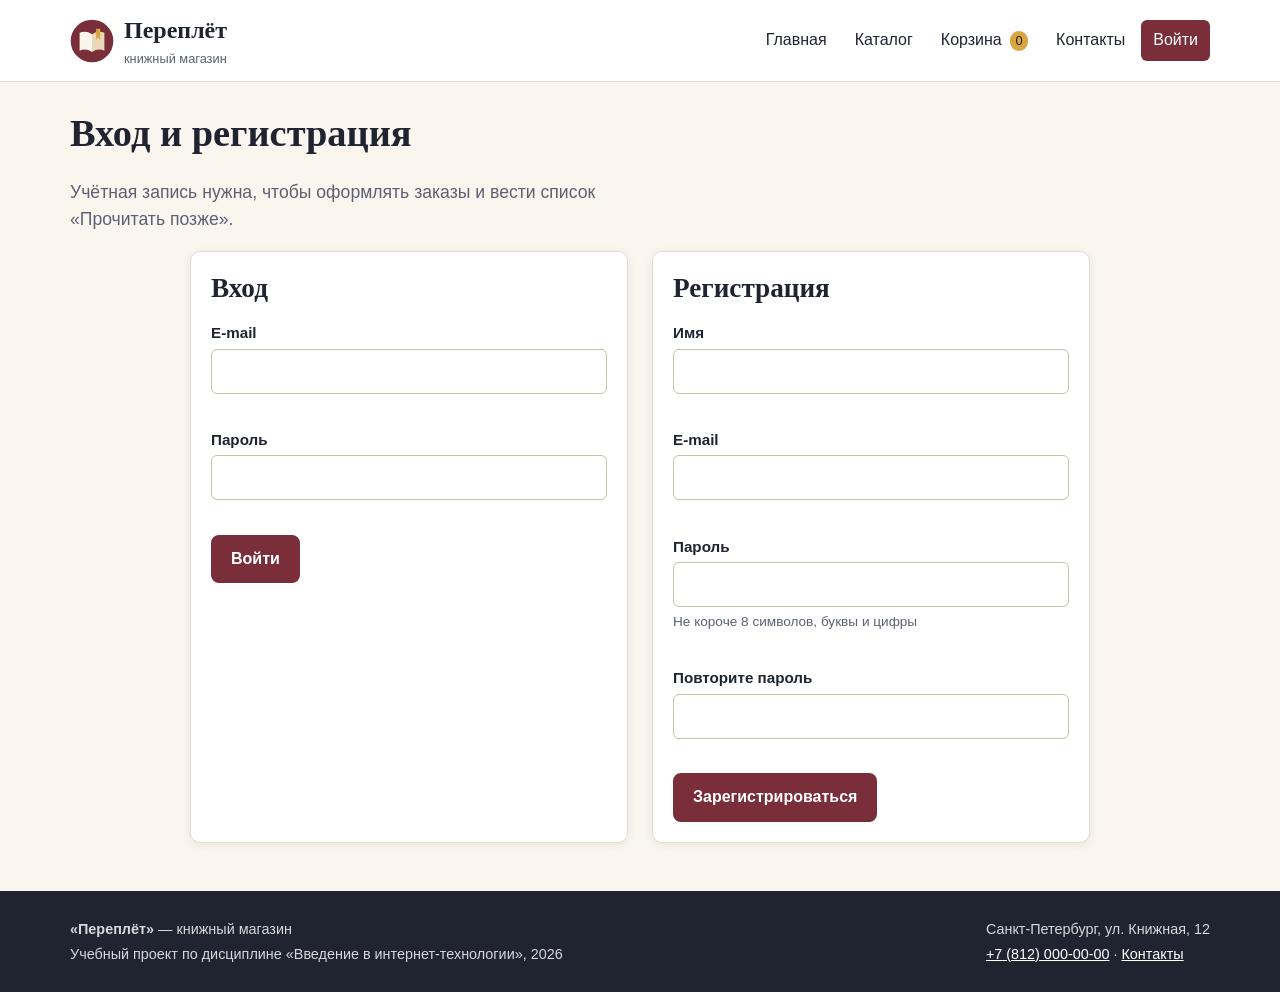
<file: static/account.html>
<!DOCTYPE html>
<html lang="ru">
<head>
  <meta charset="UTF-8">
  <meta name="viewport" content="width=device-width, initial-scale=1">
  <meta name="description" content="Личный кабинет: профиль, список «Прочитать позже» и заказы.">
  <title>Личный кабинет — «Переплёт»</title>
  <link rel="icon" href="favicon.svg" type="image/svg+xml">
  <link rel="stylesheet" href="css/style.css">
  <script type="module" src="js/account.js"></script>
</head>
<body>
  <a class="skip-link" href="#main">Перейти к содержимому</a>
  <header class="site-header">
    <div class="container">
      <a class="brand" href="index.html">
        <img src="img/logo.svg" alt="Логотип магазина «Переплёт»" width="44" height="44">
        <span><span class="brand-name">Переплёт</span><span class="brand-tagline">книжный магазин</span></span>
      </a>
      <nav class="main-nav" aria-label="Основное меню">
        <ul>
        <li><a href="index.html">Главная</a></li>
        <li><a href="catalog.html">Каталог</a></li>
        <li><a href="cart.html">Корзина <span class="cart-count" data-cart-count>0</span><span class="visually-hidden"> — товаров в корзине</span></a></li>
        <li><a href="contacts.html">Контакты</a></li>
        <li><a href="account.html" aria-current="page"><span data-account-link>Кабинет</span></a></li>
        </ul>
      </nav>
    </div>
  </header>

  <main id="main">

    <div class="container page-title">
      <h1>Личный кабинет</h1>
    </div>

    <div class="container">
      <p class="status loader" id="account-status" role="status">Проверяем вход…</p>
    </div>

    <div class="container account-layout" id="account" hidden>
      <section class="card" aria-labelledby="profile-title">
        <h2 id="profile-title">Профиль</h2>
        <dl class="specs">
          <dt>Имя</dt><dd id="profile-name"></dd>
          <dt>E-mail</dt><dd id="profile-email"></dd>
          <dt>С нами с</dt><dd id="profile-date"></dd>
        </dl>
        <button class="btn btn-outline" type="button" id="logout">Выйти</button>
      </section>

      <div>
        <section class="card" aria-labelledby="reading-title">
          <h2 id="reading-title">Прочитать позже</h2>
          <p class="hint" id="reading-empty" hidden>Список пуст. Нажмите «Прочитать позже» на странице книги.</p>
          <div id="reading-list"></div>
        </section>
        <section class="card section" aria-labelledby="orders-title">
          <h2 id="orders-title">Мои заказы</h2>
          <p class="hint" id="orders-empty" hidden>Заказов пока нет.</p>
          <div id="orders"></div>
        </section>
      </div>
    </div>
  </main>

  <footer class="site-footer">
    <div class="container">
      <div>
        <p><strong>«Переплёт»</strong> — книжный магазин</p>
        <p>Учебный проект по дисциплине «Введение в интернет-технологии», 2026</p>
      </div>
      <div>
        <p>Санкт-Петербург, ул. Книжная, 12</p>
        <p><a href="tel:+78120000000">+7 (812) 000-00-00</a> · <a href="contacts.html">Контакты</a></p>
      </div>
    </div>
  </footer>
</body>
</html>
</file>
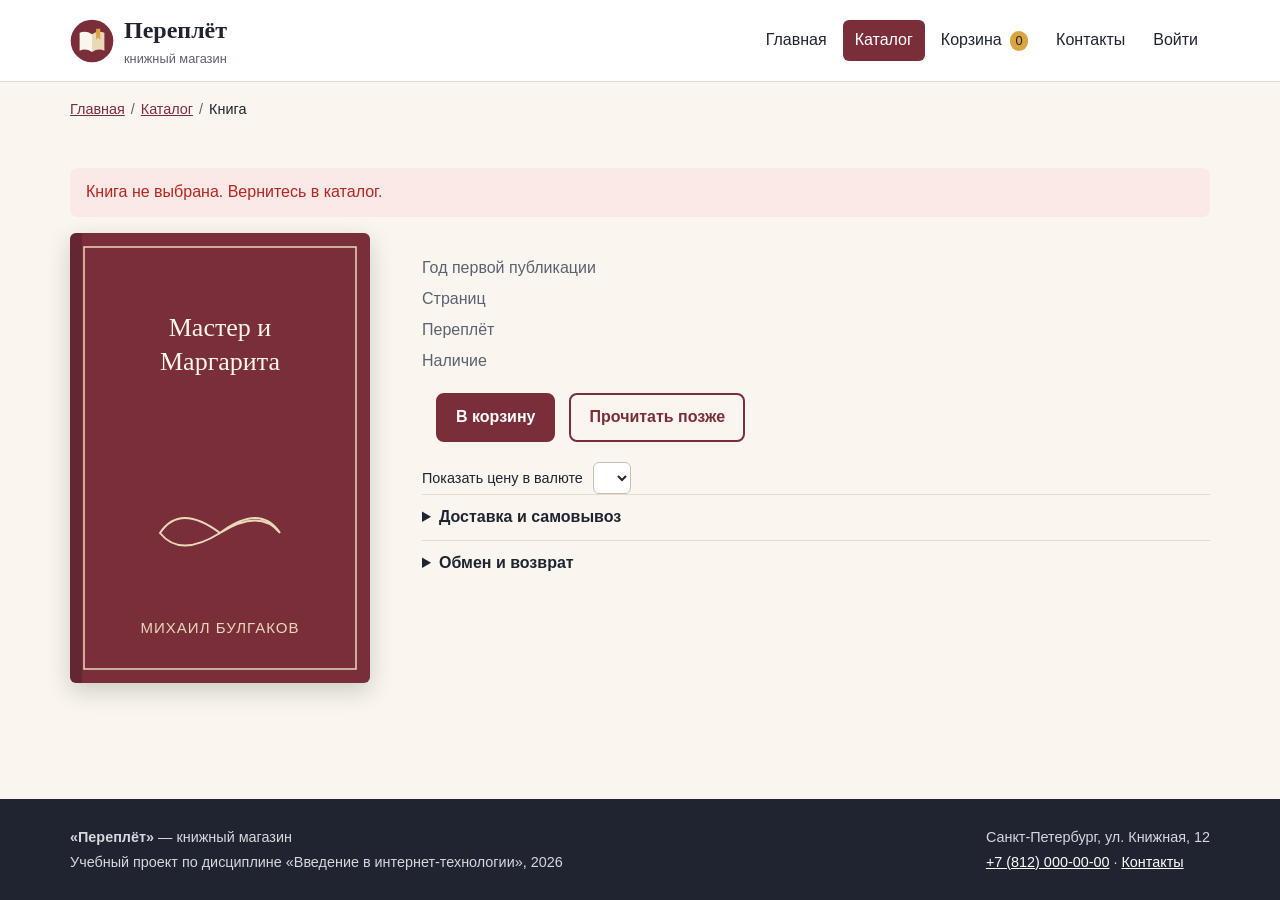
<file: static/book.html>
<!DOCTYPE html>
<html lang="ru">
<head>
  <meta charset="UTF-8">
  <meta name="viewport" content="width=device-width, initial-scale=1">
  <meta name="description" content="Подробная информация о книге: описание, характеристики и цена.">
  <title>Книга — «Переплёт»</title>
  <link rel="icon" href="favicon.svg" type="image/svg+xml">
  <link rel="stylesheet" href="css/style.css">
  <script type="module" src="js/book.js"></script>
</head>
<body>
  <a class="skip-link" href="#main">Перейти к содержимому</a>
  <header class="site-header">
    <div class="container">
      <a class="brand" href="index.html">
        <img src="img/logo.svg" alt="Логотип магазина «Переплёт»" width="44" height="44">
        <span><span class="brand-name">Переплёт</span><span class="brand-tagline">книжный магазин</span></span>
      </a>
      <nav class="main-nav" aria-label="Основное меню">
        <ul>
        <li><a href="index.html">Главная</a></li>
        <li><a href="catalog.html" aria-current="page">Каталог</a></li>
        <li><a href="cart.html">Корзина <span class="cart-count" data-cart-count>0</span><span class="visually-hidden"> — товаров в корзине</span></a></li>
        <li><a href="contacts.html">Контакты</a></li>
        <li><a href="account.html"><span data-account-link>Кабинет</span></a></li>
        </ul>
      </nav>
    </div>
  </header>

  <main id="main">

    <nav class="container breadcrumbs" aria-label="Навигационная цепочка">
      <ol>
        <li><a href="index.html">Главная</a></li>
        <li><a href="catalog.html">Каталог</a></li>
        <li aria-current="page" id="crumb-title">Книга</li>
      </ol>
    </nav>

    <div class="container section">
      <p class="status loader" id="book-status" role="status">Загружаем информацию о книге…</p>
      <article class="book-detail" id="book" hidden>
        <img class="cover" id="book-cover" src="img/covers/1.svg" alt="" width="300" height="450">
        <div>
          <p class="genre-label" id="book-genre"></p>
          <h1 id="book-title"></h1>
          <p class="lead" id="book-author"></p>
          <p id="book-description"></p>
          <dl class="specs">
            <dt>Год первой публикации</dt><dd id="book-year"></dd>
            <dt>Страниц</dt><dd id="book-pages"></dd>
            <dt>Переплёт</dt><dd id="book-binding"></dd>
            <dt>Наличие</dt><dd id="book-stock"></dd>
          </dl>
          <div class="buy-box">
            <span class="price" id="book-price"></span>
            <button class="btn" type="button" id="add-to-cart">В корзину</button>
            <button class="btn btn-outline" type="button" id="read-later">Прочитать позже</button>
          </div>
          <div class="currency-box">
            <label for="currency">Показать цену в валюте</label>
            <select id="currency"></select>
            <span class="hint" id="currency-status" aria-live="polite"></span>
          </div>
          <p class="status" id="action-status" role="status"></p>
          <details>
            <summary>Доставка и самовывоз</summary>
            <p>Самовывоз из магазина — бесплатно, в день заказа. Курьерская доставка по Санкт-Петербургу —
              1–2 дня, бесплатно при заказе от 1500 ₽.</p>
          </details>
          <details>
            <summary>Обмен и возврат</summary>
            <p>Книгу без следов использования можно вернуть или обменять в течение 14 дней с чеком.</p>
          </details>
        </div>
      </article>
    </div>

    <section class="container section" aria-labelledby="similar-title" id="similar-section" hidden>
      <h2 id="similar-title">Ещё в этом жанре</h2>
      <ul class="book-grid" id="similar"></ul>
    </section>
  </main>

  <footer class="site-footer">
    <div class="container">
      <div>
        <p><strong>«Переплёт»</strong> — книжный магазин</p>
        <p>Учебный проект по дисциплине «Введение в интернет-технологии», 2026</p>
      </div>
      <div>
        <p>Санкт-Петербург, ул. Книжная, 12</p>
        <p><a href="tel:+78120000000">+7 (812) 000-00-00</a> · <a href="contacts.html">Контакты</a></p>
      </div>
    </div>
  </footer>
</body>
</html>
</file>
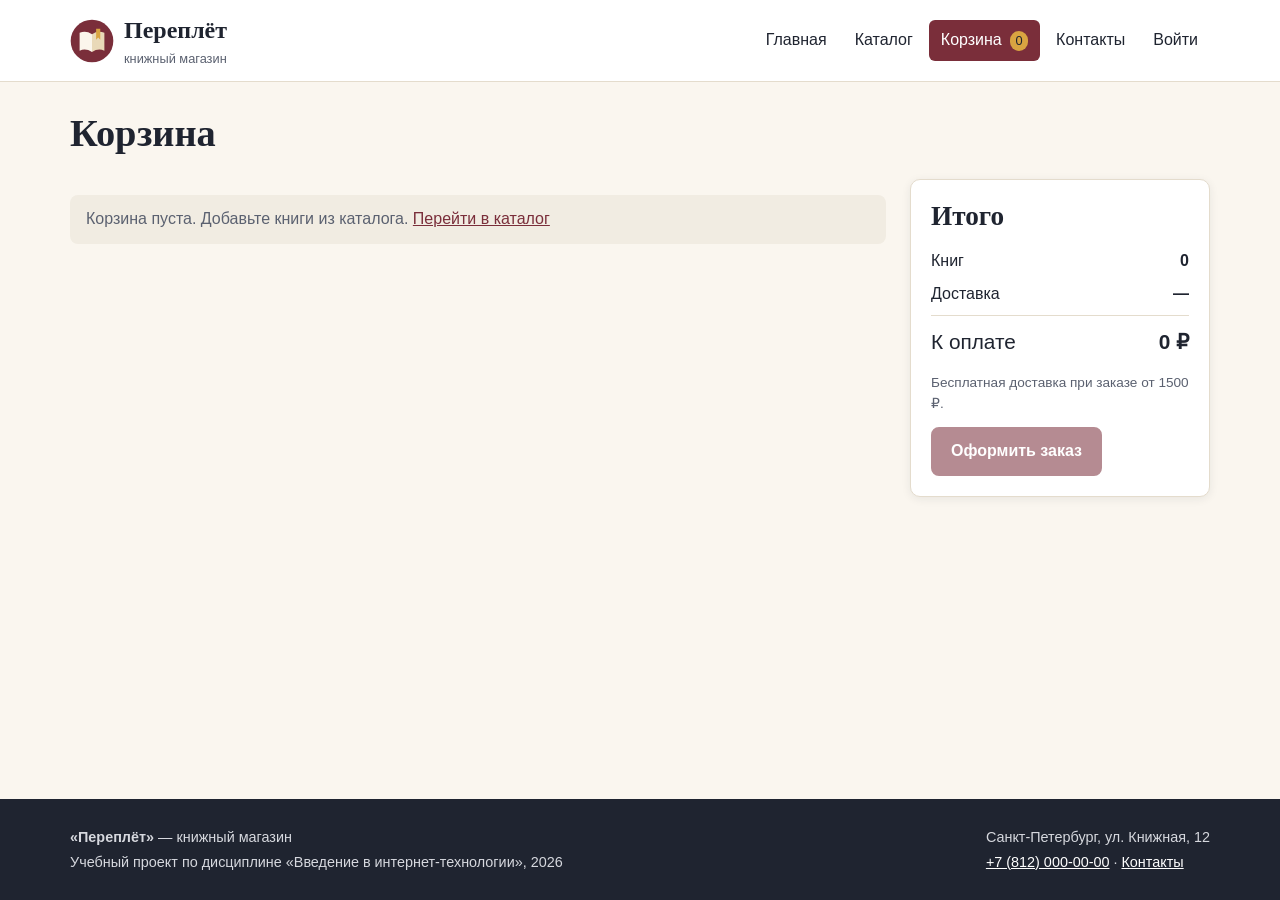
<file: static/cart.html>
<!DOCTYPE html>
<html lang="ru">
<head>
  <meta charset="UTF-8">
  <meta name="viewport" content="width=device-width, initial-scale=1">
  <meta name="description" content="Корзина магазина «Переплёт»: выбранные книги, количество и итоговая сумма.">
  <title>Корзина — «Переплёт»</title>
  <link rel="icon" href="favicon.svg" type="image/svg+xml">
  <link rel="stylesheet" href="css/style.css">
  <script type="module" src="js/cart.js"></script>
</head>
<body>
  <a class="skip-link" href="#main">Перейти к содержимому</a>
  <header class="site-header">
    <div class="container">
      <a class="brand" href="index.html">
        <img src="img/logo.svg" alt="Логотип магазина «Переплёт»" width="44" height="44">
        <span><span class="brand-name">Переплёт</span><span class="brand-tagline">книжный магазин</span></span>
      </a>
      <nav class="main-nav" aria-label="Основное меню">
        <ul>
        <li><a href="index.html">Главная</a></li>
        <li><a href="catalog.html">Каталог</a></li>
        <li><a href="cart.html" aria-current="page">Корзина <span class="cart-count" data-cart-count>0</span><span class="visually-hidden"> — товаров в корзине</span></a></li>
        <li><a href="contacts.html">Контакты</a></li>
        <li><a href="account.html"><span data-account-link>Кабинет</span></a></li>
        </ul>
      </nav>
    </div>
  </header>

  <main id="main">

    <div class="container page-title">
      <h1>Корзина</h1>
    </div>

    <div class="container cart-layout">
      <section aria-labelledby="cart-items-title">
        <h2 id="cart-items-title" class="visually-hidden">Выбранные книги</h2>
        <p class="status" id="cart-status" role="status"></p>
        <table class="cart-table" id="cart-table" hidden>
          <thead>
            <tr><th scope="col">Книга</th><th scope="col">Цена</th><th scope="col">Количество</th><th scope="col">Сумма</th><th scope="col"><span class="visually-hidden">Действия</span></th></tr>
          </thead>
          <tbody id="cart-body"></tbody>
        </table>
      </section>

      <aside class="card summary" aria-labelledby="summary-title">
        <h2 id="summary-title">Итого</h2>
        <dl><dt>Книг</dt><dd id="summary-count">0</dd></dl>
        <dl><dt>Доставка</dt><dd id="summary-delivery">—</dd></dl>
        <dl class="total"><dt>К оплате</dt><dd id="summary-total">0 ₽</dd></dl>
        <p class="hint">Бесплатная доставка при заказе от 1500 ₽.</p>
        <button class="btn" type="button" id="checkout" disabled>Оформить заказ</button>
        <p class="status" id="checkout-status" role="status"></p>
      </aside>
    </div>
  </main>

  <footer class="site-footer">
    <div class="container">
      <div>
        <p><strong>«Переплёт»</strong> — книжный магазин</p>
        <p>Учебный проект по дисциплине «Введение в интернет-технологии», 2026</p>
      </div>
      <div>
        <p>Санкт-Петербург, ул. Книжная, 12</p>
        <p><a href="tel:+78120000000">+7 (812) 000-00-00</a> · <a href="contacts.html">Контакты</a></p>
      </div>
    </div>
  </footer>
</body>
</html>
</file>
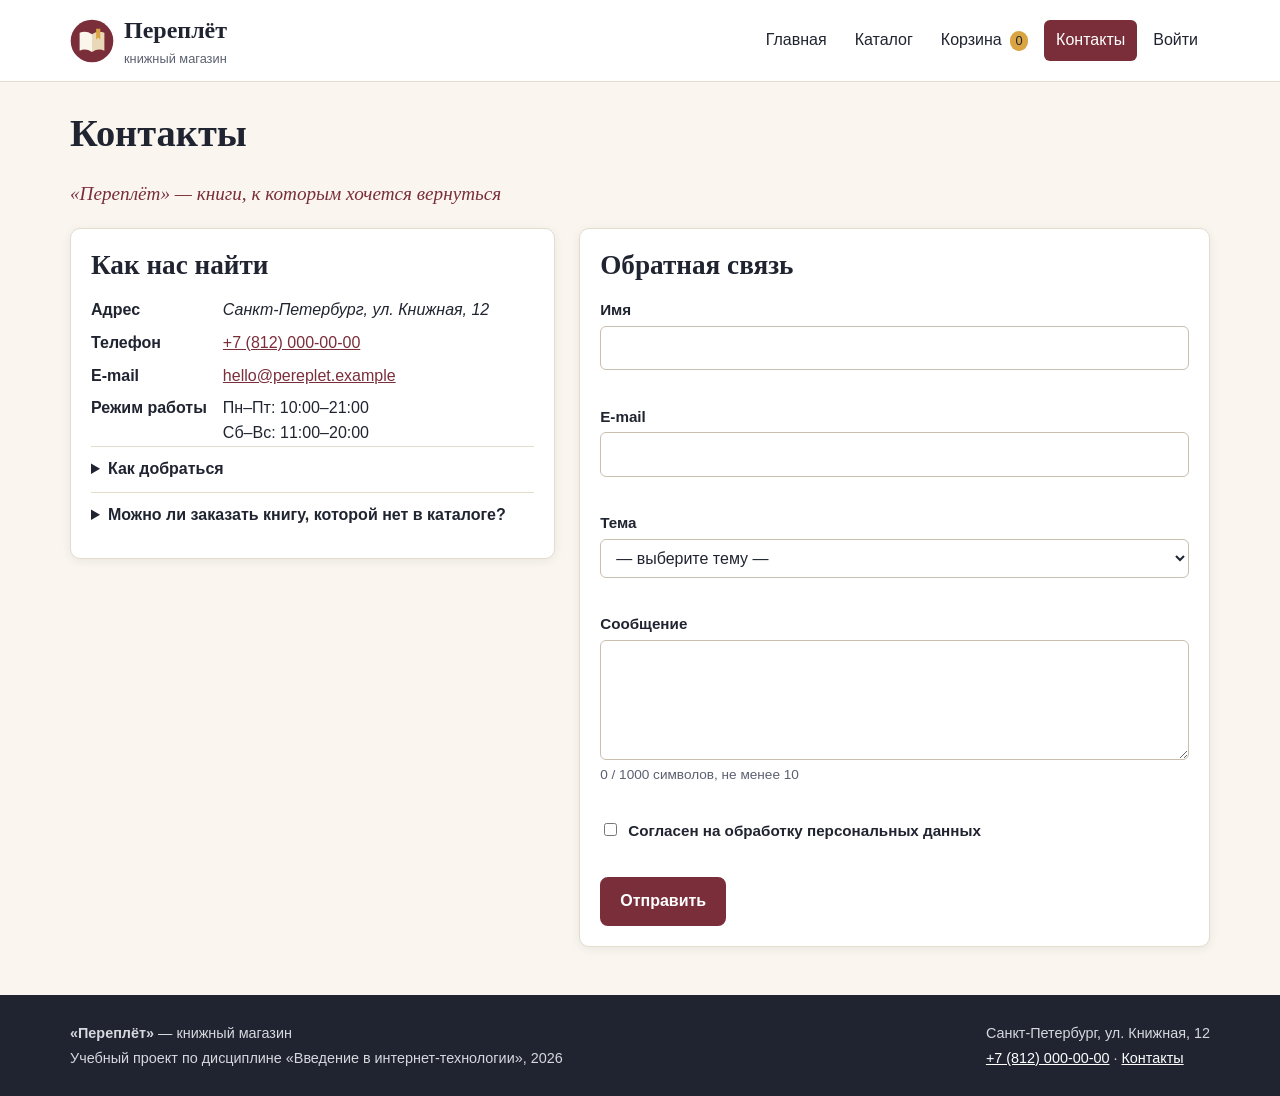
<file: static/contacts.html>
<!DOCTYPE html>
<html lang="ru">
<head>
  <meta charset="UTF-8">
  <meta name="viewport" content="width=device-width, initial-scale=1">
  <meta name="description" content="Адрес, телефон и режим работы магазина «Переплёт», форма обратной связи.">
  <title>Контакты — «Переплёт»</title>
  <link rel="icon" href="favicon.svg" type="image/svg+xml">
  <link rel="stylesheet" href="css/style.css">
  <script type="module" src="js/contacts.js"></script>
</head>
<body>
  <a class="skip-link" href="#main">Перейти к содержимому</a>
  <header class="site-header">
    <div class="container">
      <a class="brand" href="index.html">
        <img src="img/logo.svg" alt="Логотип магазина «Переплёт»" width="44" height="44">
        <span><span class="brand-name">Переплёт</span><span class="brand-tagline">книжный магазин</span></span>
      </a>
      <nav class="main-nav" aria-label="Основное меню">
        <ul>
        <li><a href="index.html">Главная</a></li>
        <li><a href="catalog.html">Каталог</a></li>
        <li><a href="cart.html">Корзина <span class="cart-count" data-cart-count>0</span><span class="visually-hidden"> — товаров в корзине</span></a></li>
        <li><a href="contacts.html" aria-current="page">Контакты</a></li>
        <li><a href="account.html"><span data-account-link>Кабинет</span></a></li>
        </ul>
      </nav>
    </div>
  </header>

  <main id="main">

    <div class="container page-title">
      <h1>Контакты</h1>
      <p class="slogan">«Переплёт» — книги, к которым хочется вернуться</p>
    </div>

    <div class="container contacts-layout">
      <section class="card" aria-labelledby="address-title">
        <h2 id="address-title">Как нас найти</h2>
        <dl class="contact-list">
          <dt>Адрес</dt><dd><address>Санкт-Петербург, ул. Книжная, 12</address></dd>
          <dt>Телефон</dt><dd><a href="tel:+78120000000">+7 (812) 000-00-00</a></dd>
          <dt>E-mail</dt><dd><a href="mailto:hello@pereplet.example">hello@pereplet.example</a></dd>
          <dt>Режим работы</dt>
          <dd>Пн–Пт: 10:00–21:00<br>Сб–Вс: 11:00–20:00</dd>
        </dl>
        <details>
          <summary>Как добраться</summary>
          <p>Пять минут пешком от станции метро. Вход со стороны двора, ищите вывеску с раскрытой книгой.</p>
        </details>
        <details>
          <summary>Можно ли заказать книгу, которой нет в каталоге?</summary>
          <p>Да. Напишите нам через форму обратной связи, указав тему «Заказ книги», — мы проверим наличие у поставщиков.</p>
        </details>
      </section>

      <section class="card" aria-labelledby="feedback-title">
        <h2 id="feedback-title">Обратная связь</h2>
        <form id="feedback-form" novalidate>
          <div class="field">
            <label for="fb-name">Имя</label>
            <input id="fb-name" name="name" type="text" autocomplete="name" maxlength="60" aria-describedby="fb-name-error">
            <span class="field-error" id="fb-name-error" aria-live="polite"></span>
          </div>
          <div class="field">
            <label for="fb-email">E-mail</label>
            <input id="fb-email" name="email" type="email" autocomplete="email" maxlength="120" aria-describedby="fb-email-error">
            <span class="field-error" id="fb-email-error" aria-live="polite"></span>
          </div>
          <div class="field">
            <label for="fb-topic">Тема</label>
            <select id="fb-topic" name="topic" aria-describedby="fb-topic-error">
              <option value="">— выберите тему —</option>
              <option>Вопрос о заказе</option>
              <option>Заказ книги</option>
              <option>Предложение</option>
              <option>Другое</option>
            </select>
            <span class="field-error" id="fb-topic-error" aria-live="polite"></span>
          </div>
          <div class="field">
            <label for="fb-message">Сообщение</label>
            <textarea id="fb-message" name="message" maxlength="1000" aria-describedby="fb-message-hint fb-message-error"></textarea>
            <span class="hint" id="fb-message-hint"><span id="fb-message-count">0</span> / 1000 символов, не менее 10</span>
            <span class="field-error" id="fb-message-error" aria-live="polite"></span>
          </div>
          <div class="field">
            <label class="checkbox" for="fb-consent">
              <input id="fb-consent" name="consent" type="checkbox" aria-describedby="fb-consent-error">
              <span>Согласен на обработку персональных данных</span>
            </label>
            <span class="field-error" id="fb-consent-error" aria-live="polite"></span>
          </div>
          <button class="btn" type="submit">Отправить</button>
          <p class="status" id="feedback-status" role="status"></p>
        </form>
      </section>
    </div>
  </main>

  <footer class="site-footer">
    <div class="container">
      <div>
        <p><strong>«Переплёт»</strong> — книжный магазин</p>
        <p>Учебный проект по дисциплине «Введение в интернет-технологии», 2026</p>
      </div>
      <div>
        <p>Санкт-Петербург, ул. Книжная, 12</p>
        <p><a href="tel:+78120000000">+7 (812) 000-00-00</a> · <a href="contacts.html">Контакты</a></p>
      </div>
    </div>
  </footer>
</body>
</html>
</file>
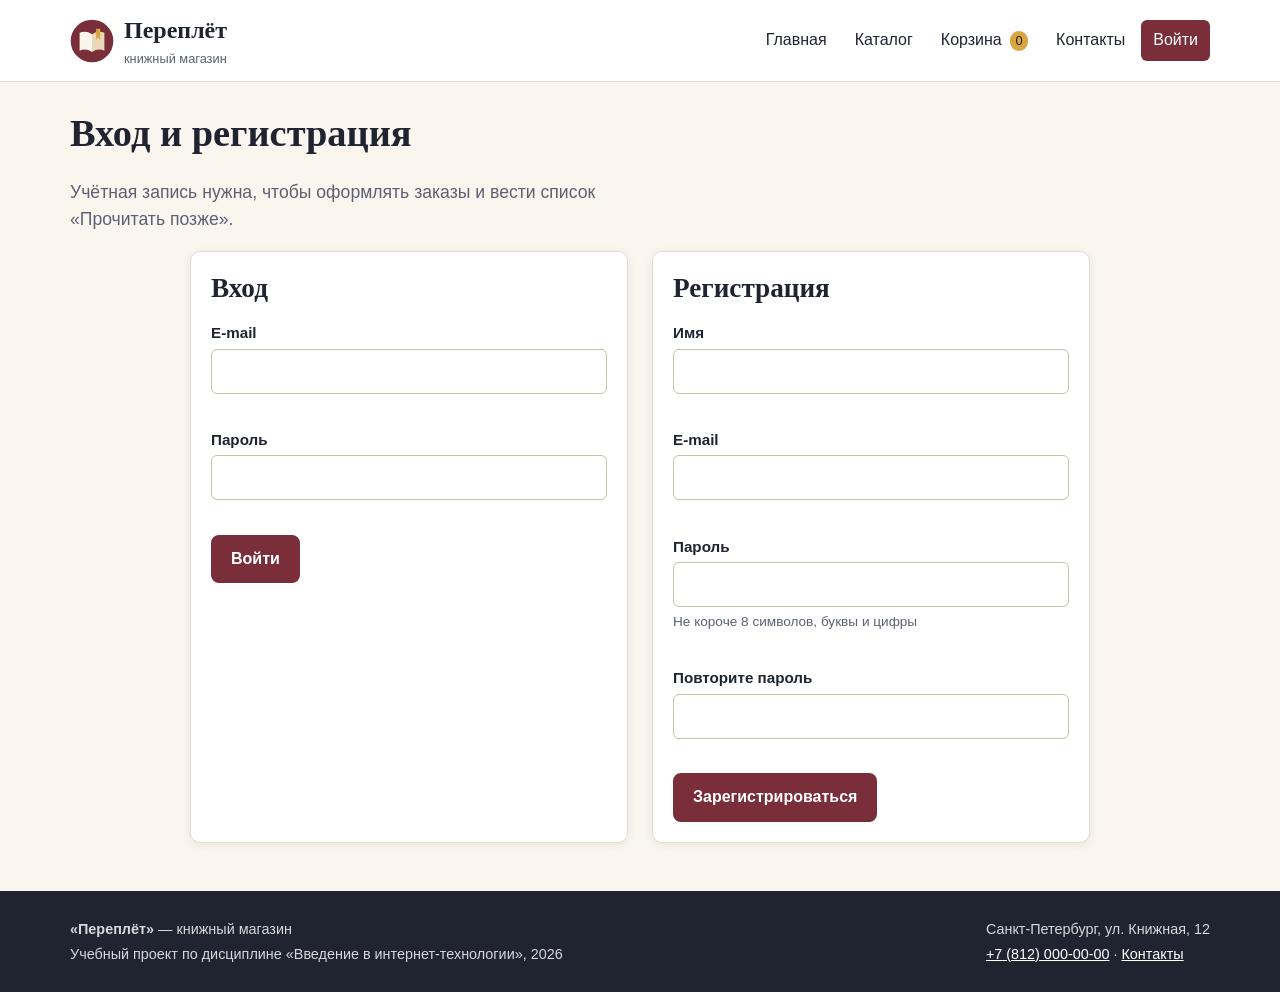
<file: static/login.html>
<!DOCTYPE html>
<html lang="ru">
<head>
  <meta charset="UTF-8">
  <meta name="viewport" content="width=device-width, initial-scale=1">
  <meta name="description" content="Вход и регистрация в магазине «Переплёт».">
  <title>Вход — «Переплёт»</title>
  <link rel="icon" href="favicon.svg" type="image/svg+xml">
  <link rel="stylesheet" href="css/style.css">
  <script type="module" src="js/auth.js"></script>
</head>
<body>
  <a class="skip-link" href="#main">Перейти к содержимому</a>
  <header class="site-header">
    <div class="container">
      <a class="brand" href="index.html">
        <img src="img/logo.svg" alt="Логотип магазина «Переплёт»" width="44" height="44">
        <span><span class="brand-name">Переплёт</span><span class="brand-tagline">книжный магазин</span></span>
      </a>
      <nav class="main-nav" aria-label="Основное меню">
        <ul>
        <li><a href="index.html">Главная</a></li>
        <li><a href="catalog.html">Каталог</a></li>
        <li><a href="cart.html">Корзина <span class="cart-count" data-cart-count>0</span><span class="visually-hidden"> — товаров в корзине</span></a></li>
        <li><a href="contacts.html">Контакты</a></li>
        <li><a href="account.html" aria-current="page"><span data-account-link>Кабинет</span></a></li>
        </ul>
      </nav>
    </div>
  </header>

  <main id="main">

    <div class="container page-title">
      <h1>Вход и регистрация</h1>
      <p class="lead">Учётная запись нужна, чтобы оформлять заказы и вести список «Прочитать позже».</p>
    </div>

    <div class="container auth-layout">
      <section class="card" aria-labelledby="login-title">
        <h2 id="login-title">Вход</h2>
        <form id="login-form" novalidate>
          <div class="field">
            <label for="login-email">E-mail</label>
            <input id="login-email" type="email" autocomplete="email" maxlength="120">
            <span class="field-error" id="login-email-error" aria-live="polite"></span>
          </div>
          <div class="field">
            <label for="login-password">Пароль</label>
            <input id="login-password" type="password" autocomplete="current-password" maxlength="72">
            <span class="field-error" id="login-password-error" aria-live="polite"></span>
          </div>
          <button class="btn" type="submit">Войти</button>
          <p class="status" id="login-status" role="status"></p>
        </form>
      </section>

      <section class="card" aria-labelledby="register-title">
        <h2 id="register-title">Регистрация</h2>
        <form id="register-form" novalidate>
          <div class="field">
            <label for="reg-name">Имя</label>
            <input id="reg-name" type="text" autocomplete="name" maxlength="60">
            <span class="field-error" id="reg-name-error" aria-live="polite"></span>
          </div>
          <div class="field">
            <label for="reg-email">E-mail</label>
            <input id="reg-email" type="email" autocomplete="email" maxlength="120">
            <span class="field-error" id="reg-email-error" aria-live="polite"></span>
          </div>
          <div class="field">
            <label for="reg-password">Пароль</label>
            <input id="reg-password" type="password" autocomplete="new-password" maxlength="72" aria-describedby="reg-password-hint">
            <span class="hint" id="reg-password-hint">Не короче 8 символов, буквы и цифры</span>
            <span class="field-error" id="reg-password-error" aria-live="polite"></span>
          </div>
          <div class="field">
            <label for="reg-password2">Повторите пароль</label>
            <input id="reg-password2" type="password" autocomplete="new-password" maxlength="72">
            <span class="field-error" id="reg-password2-error" aria-live="polite"></span>
          </div>
          <button class="btn" type="submit">Зарегистрироваться</button>
          <p class="status" id="register-status" role="status"></p>
        </form>
      </section>
    </div>
  </main>

  <footer class="site-footer">
    <div class="container">
      <div>
        <p><strong>«Переплёт»</strong> — книжный магазин</p>
        <p>Учебный проект по дисциплине «Введение в интернет-технологии», 2026</p>
      </div>
      <div>
        <p>Санкт-Петербург, ул. Книжная, 12</p>
        <p><a href="tel:+78120000000">+7 (812) 000-00-00</a> · <a href="contacts.html">Контакты</a></p>
      </div>
    </div>
  </footer>
</body>
</html>
</file>
<file: static/css/style.css>
/* ===== Переменные и базовые стили ===== */
:root {
  --paper: #faf6ef;
  --surface: #ffffff;
  --ink: #1f2430;
  --muted: #5b6170;
  --line: #e4dccd;
  --accent: #7a2e3a;
  --accent-dark: #5e2029;
  --gold: #d9a441;
  --ok: #2f6b45;
  --error: #b3261e;
  --radius: 10px;
  --shadow: 0 2px 10px rgba(31, 36, 48, 0.08);
  --serif: Georgia, "Times New Roman", serif;
  --sans: "Segoe UI", Roboto, Arial, sans-serif;
}

*, *::before, *::after { box-sizing: border-box; }

body {
  margin: 0;
  font-family: var(--sans);
  font-size: 16px;
  line-height: 1.55;
  color: var(--ink);
  background: var(--paper);
  min-height: 100vh;
  display: flex;
  flex-direction: column;
}

main { flex: 1; }

img { max-width: 100%; height: auto; display: block; }

a { color: var(--accent); }
a:hover { color: var(--accent-dark); }

h1, h2, h3 { font-family: var(--serif); line-height: 1.2; margin: 0 0 0.6em; }
h1 { font-size: clamp(1.7rem, 4vw, 2.4rem); }
h2 { font-size: clamp(1.3rem, 3vw, 1.7rem); }
h3 { font-size: 1.1rem; }

:focus-visible { outline: 3px solid var(--gold); outline-offset: 2px; }

.container { width: min(1140px, 100% - 32px); margin-inline: auto; }

.visually-hidden {
  position: absolute; width: 1px; height: 1px; overflow: hidden;
  clip: rect(0 0 0 0); white-space: nowrap;
}

.skip-link {
  position: absolute; left: 8px; top: -60px; z-index: 10;
  background: var(--ink); color: #fff; padding: 8px 14px; border-radius: 6px;
}
.skip-link:focus { top: 8px; color: #fff; }

/* ===== Шапка и навигация ===== */
.site-header {
  background: var(--surface);
  border-bottom: 1px solid var(--line);
}
.site-header .container {
  display: flex; align-items: center; justify-content: space-between;
  flex-wrap: wrap; gap: 12px; padding-block: 12px;
}
.brand {
  display: flex; align-items: center; gap: 10px;
  text-decoration: none; color: var(--ink);
}
.brand img { width: 44px; height: 44px; }
.brand-name { font-family: var(--serif); font-size: 1.5rem; font-weight: bold; }
.brand-tagline { display: block; font-size: 0.8rem; color: var(--muted); }

.main-nav ul {
  list-style: none; margin: 0; padding: 0;
  display: flex; flex-wrap: wrap; gap: 4px;
}
.main-nav a {
  display: block; padding: 8px 12px; border-radius: 6px;
  text-decoration: none; color: var(--ink); font-weight: 500;
}
.main-nav a:hover { background: var(--paper); color: var(--accent); }
.main-nav a[aria-current="page"] { background: var(--accent); color: #fff; }
.cart-count {
  display: inline-block; min-width: 1.4em; padding: 0 5px; margin-left: 4px;
  border-radius: 999px; background: var(--gold); color: var(--ink);
  font-size: 0.8rem; text-align: center;
}

/* ===== Подвал ===== */
.site-footer {
  margin-top: 48px; background: var(--ink); color: #d6d8de; font-size: 0.9rem;
}
.site-footer .container {
  display: flex; flex-wrap: wrap; justify-content: space-between; gap: 16px; padding-block: 24px;
}
.site-footer a { color: #fff; }
.site-footer p { margin: 0.2em 0; }

/* ===== Общие элементы ===== */
.section { padding-block: 32px; }
.page-title { padding-top: 28px; }
.lead { font-size: 1.1rem; color: var(--muted); max-width: 60ch; }

.btn {
  display: inline-flex; align-items: center; justify-content: center; gap: 6px;
  padding: 10px 18px; border: 2px solid var(--accent); border-radius: 8px;
  background: var(--accent); color: #fff; font: inherit; font-weight: 600;
  text-decoration: none; cursor: pointer;
}
.btn:hover { background: var(--accent-dark); border-color: var(--accent-dark); color: #fff; }
.btn-outline { background: transparent; color: var(--accent); }
.btn-outline:hover { background: var(--accent); color: #fff; }
.btn-small { padding: 6px 12px; font-size: 0.9rem; }
.btn[disabled] { opacity: 0.55; cursor: not-allowed; }

.card {
  background: var(--surface); border: 1px solid var(--line);
  border-radius: var(--radius); box-shadow: var(--shadow); padding: 20px;
}

.status {
  padding: 12px 16px; border-radius: 8px; background: #f1ece2; color: var(--muted);
}
.status-error { background: #fbe9e7; color: var(--error); }
.status-ok { background: #e6f2ea; color: var(--ok); }
.status:empty { display: none; }

.loader::before {
  content: ""; display: inline-block; width: 14px; height: 14px; margin-right: 8px;
  border: 2px solid var(--line); border-top-color: var(--accent); border-radius: 50%;
  vertical-align: -2px; animation: spin 0.8s linear infinite;
}
@keyframes spin { to { transform: rotate(360deg); } }

/* ===== Главная ===== */
.hero {
  background: linear-gradient(120deg, #f3e7d3, var(--paper));
  border-bottom: 1px solid var(--line);
}
.hero .container {
  display: grid; grid-template-columns: 1.4fr 1fr; gap: 32px; align-items: center;
  padding-block: 48px;
}
.hero-actions { display: flex; flex-wrap: wrap; gap: 12px; margin-top: 20px; }
.hero-books { display: flex; justify-content: center; gap: 12px; }
.hero-books img { width: 30%; border-radius: 4px; box-shadow: var(--shadow); }
.hero-books img:nth-child(2) { transform: translateY(-14px); }

.features {
  display: grid; grid-template-columns: repeat(auto-fit, minmax(220px, 1fr)); gap: 16px;
}
.features h3 { color: var(--accent); }

.genre-tabs { display: flex; flex-wrap: wrap; gap: 8px; margin-bottom: 20px; }
.genre-tabs button {
  padding: 8px 14px; border: 1px solid var(--line); border-radius: 999px;
  background: var(--surface); font: inherit; cursor: pointer;
}
.genre-tabs button[aria-pressed="true"] { background: var(--ink); color: #fff; border-color: var(--ink); }

/* ===== Карточки книг ===== */
.book-grid {
  display: grid; grid-template-columns: repeat(auto-fill, minmax(165px, 1fr)); gap: 20px;
  list-style: none; margin: 0; padding: 0;
}
.book-card {
  display: flex; flex-direction: column; height: 100%;
  background: var(--surface); border: 1px solid var(--line); border-radius: var(--radius);
  overflow: hidden; box-shadow: var(--shadow);
}
.book-card .cover-link { display: block; background: #efe7d8; padding: 14px 14px 0; }
.book-card img { aspect-ratio: 2 / 3; width: 100%; object-fit: cover; border-radius: 3px; }
.book-card .body { display: flex; flex-direction: column; flex: 1; gap: 4px; padding: 14px; }
.book-card h3 { margin: 0; font-size: 1.02rem; }
.book-card h3 a { color: var(--ink); text-decoration: none; }
.book-card h3 a:hover { color: var(--accent); }
.book-card .author { margin: 0; color: var(--muted); font-size: 0.9rem; }
.book-card .genre-label { font-size: 0.78rem; text-transform: uppercase; letter-spacing: 0.05em; color: var(--accent); }
.book-card .card-footer {
  margin-top: auto; padding-top: 10px;
  display: flex; align-items: center; justify-content: space-between; gap: 8px; flex-wrap: wrap;
}
.price { font-weight: 700; font-size: 1.1rem; }
.price-alt { display: block; font-size: 0.8rem; font-weight: 400; color: var(--muted); }

/* ===== Каталог ===== */
.catalog-layout { display: grid; grid-template-columns: 260px 1fr; gap: 24px; align-items: start; }
.filters { position: sticky; top: 16px; }
.filters fieldset { border: 0; padding: 0; margin: 0 0 14px; }
.filters legend { font-weight: 600; margin-bottom: 6px; }
.price-range { display: flex; gap: 8px; }
.price-range .field { flex: 1; }
.catalog-toolbar {
  display: flex; flex-wrap: wrap; align-items: center; justify-content: space-between;
  gap: 12px; margin-bottom: 16px;
}
.toolbar-controls { display: flex; flex-wrap: wrap; gap: 12px; align-items: center; }

/* ===== Формы ===== */
.field { display: flex; flex-direction: column; gap: 4px; margin-bottom: 14px; }
.field label { font-weight: 600; font-size: 0.95rem; }
input, select, textarea {
  width: 100%; padding: 9px 11px; border: 1px solid #c9bfae; border-radius: 6px;
  background: #fff; font: inherit; color: var(--ink);
}
textarea { min-height: 120px; resize: vertical; }
input[aria-invalid="true"], select[aria-invalid="true"], textarea[aria-invalid="true"] {
  border-color: var(--error); background: #fff7f6;
}
.field-error { min-height: 1.2em; font-size: 0.85rem; color: var(--error); }
.hint { font-size: 0.85rem; color: var(--muted); }
.checkbox { display: flex; gap: 8px; align-items: flex-start; }
.checkbox input { width: auto; margin-top: 4px; }

/* ===== Страница книги ===== */
.breadcrumbs ol { list-style: none; display: flex; flex-wrap: wrap; gap: 6px; padding: 0; margin: 16px 0 0; font-size: 0.9rem; }
.breadcrumbs li + li::before { content: "/"; margin-right: 6px; color: var(--muted); }
.book-detail { display: grid; grid-template-columns: minmax(200px, 320px) 1fr; gap: 32px; align-items: start; }
.book-detail .cover { border-radius: 6px; box-shadow: 0 8px 24px rgba(0, 0, 0, 0.18); }
.specs { display: grid; grid-template-columns: max-content minmax(0, 1fr); gap: 6px 18px; margin: 18px 0; }
.specs dt { color: var(--muted); }
.specs dd { margin: 0; font-weight: 500; overflow-wrap: anywhere; }
.buy-box { display: flex; flex-wrap: wrap; align-items: center; gap: 14px; margin: 20px 0; }
.buy-box .price { font-size: 1.6rem; }

details { border-top: 1px solid var(--line); padding: 10px 0; }
details summary { cursor: pointer; font-weight: 600; }

/* ===== Корзина ===== */
.cart-layout { display: grid; grid-template-columns: 1fr 300px; gap: 24px; align-items: start; }
.cart-table { width: 100%; border-collapse: collapse; background: var(--surface); }
.cart-table th, .cart-table td { padding: 12px; border-bottom: 1px solid var(--line); text-align: left; vertical-align: middle; }
.cart-table th { font-size: 0.85rem; text-transform: uppercase; color: var(--muted); }
.cart-book { display: flex; gap: 12px; align-items: center; }
.cart-book img { width: 48px; border-radius: 2px; }
.qty { display: inline-flex; align-items: center; gap: 4px; }
.qty button {
  width: 32px; height: 32px; border: 1px solid var(--line); border-radius: 6px;
  background: var(--paper); font: inherit; cursor: pointer;
}
.qty output { min-width: 2ch; text-align: center; }
.summary dl { display: flex; justify-content: space-between; margin: 0 0 8px; }
.summary dd { margin: 0; font-weight: 700; }
.summary .total { font-size: 1.3rem; border-top: 1px solid var(--line); padding-top: 10px; }

/* ===== Контакты ===== */
.contacts-layout { display: grid; grid-template-columns: 1fr 1.3fr; gap: 24px; align-items: start; }
.contact-list { display: grid; grid-template-columns: max-content minmax(0, 1fr); gap: 8px 16px; margin: 0; }
.contact-list dt { font-weight: 600; }
.contact-list dd { margin: 0; overflow-wrap: anywhere; }
.slogan { font-family: var(--serif); font-style: italic; font-size: 1.2rem; color: var(--accent); }

/* ===== Вход и кабинет ===== */
.auth-layout { display: grid; grid-template-columns: repeat(2, minmax(0, 1fr)); gap: 24px; max-width: 900px; }
.account-layout { display: grid; grid-template-columns: 280px 1fr; gap: 24px; align-items: start; }
.order { border-top: 1px solid var(--line); padding: 12px 0; }
.order ul { margin: 6px 0 0; padding-left: 20px; }
.reading-item { display: flex; gap: 12px; align-items: center; padding: 10px 0; border-top: 1px solid var(--line); }
.reading-item img { width: 46px; }
.reading-item .info { flex: 1; }

/* ===== Курсы валют ===== */
.currency-box { display: flex; flex-wrap: wrap; align-items: center; gap: 10px; font-size: 0.9rem; }
.currency-box select { width: auto; padding: 6px 8px; }

/* ===== 404 ===== */
.not-found { text-align: center; padding-block: 64px; }
.not-found .code { font-family: var(--serif); font-size: 6rem; color: var(--accent); margin: 0; }

/* ===== Адаптивность ===== */
@media (max-width: 900px) {
  .catalog-layout, .cart-layout, .contacts-layout, .account-layout { grid-template-columns: 1fr; }
  .filters { position: static; }
  .hero .container { grid-template-columns: 1fr; padding-block: 32px; }
}

@media (max-width: 640px) {
  .site-header .container { flex-direction: column; align-items: flex-start; }
  .main-nav ul { gap: 2px; }
  .main-nav a { padding: 6px 9px; font-size: 0.95rem; }
  .book-detail, .auth-layout { grid-template-columns: 1fr; }
  .book-detail .cover { max-width: 220px; }
  .book-grid { grid-template-columns: repeat(2, minmax(0, 1fr)); gap: 12px; }
  .book-card .body { padding: 10px; }
  .cart-table thead { display: none; }
  .cart-table, .cart-table tbody, .cart-table tr, .cart-table td { display: block; width: 100%; }
  .cart-table tr { border-bottom: 1px solid var(--line); padding: 8px 0; }
  .cart-table td { border: 0; padding: 4px 12px; }
  .cart-table td[data-label]::before { content: attr(data-label) ": "; color: var(--muted); }
}

.h3 { font-size: 1.15rem; }
</file>
